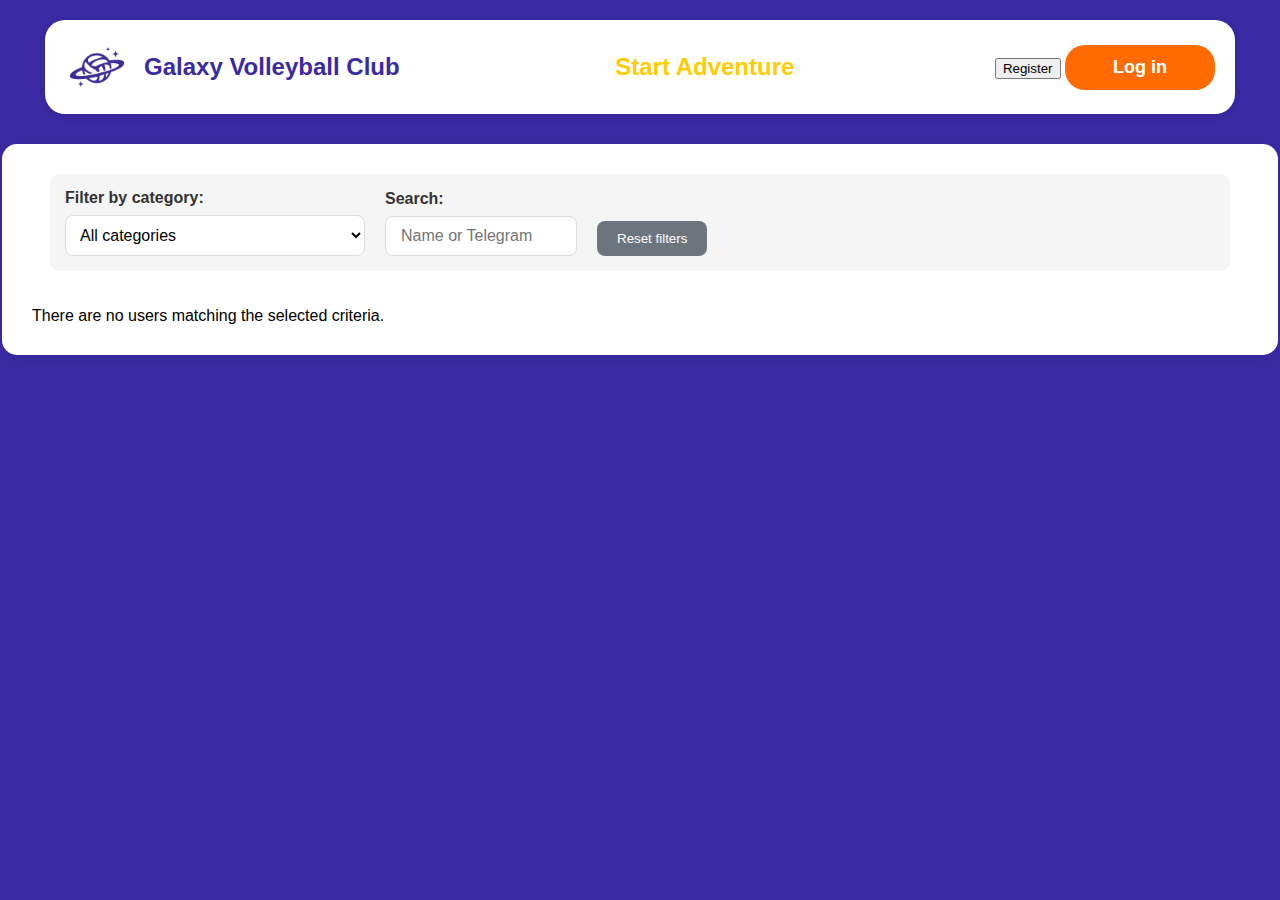
<file: index.html>
<!DOCTYPE html>
<html lang="en">

<head>
    <meta charset="UTF-8">
    <meta name="viewport" content="width=device-width, initial-scale=1.0">
    <link rel="stylesheet" href="./assets/css/style.css">
    <link rel="icon" href="./assets/images/icon.png" type="image/x-icon">
    <title>GVC</title>
</head>

<body>

    <header>
        <div class="logo-login">
            <img src="./assets/images/logo.JPG" alt="GVC logo" class="logo">
            <h2>Galaxy Volleyball Club</h2>
        </div>

        <a href="./events/events.html" style="text-decoration: none;">
            <h2 style="color: #ffcc00; padding-left: 15px;">Start Adventure</h2>
        </a>
        <div class="button-container">
            <button class="register-button" onclick="window.location.href='./register/register.html'">Register</button>
            <button type="button" class="login-button">Log In</button>
        </div>
    </header>

    <div class="content">
        <form id="user-form" class="user-form auth-only">
            <div class="form-group">
                <label for="name">Name <span class="required">*</span></label>
                <input type="text" id="name" required>
            </div>

            <div class="form-group">
                <label for="telegram">Telegram username <span class="required">*</span></label>
                <input type="text" id="telegram" placeholder="@username" required>
            </div>

            <div class="form-group">
                <label for="lessons">Num of sessions <span class="required">*</span></label>
                <input type="number" id="lessons" min="1" required>
            </div>

            <div class="form-group">
                <label for="purchase-date">Purchase date <span class="required">*</span></label>
                <input type="date" id="purchase-date" required>
            </div>

            <div class="form-group">
                <label for="category">Category <span class="required">*</span></label>
                <select id="category" required>
                    <option value="">Choose</option>
                    <option value="child_male">Chd.Boy</option>
                    <option value="child_female">Chd.Girl</option>
                    <option value="general">General gr.</option>
                    <option value="amateurs">Amateur</option>
                    <option value="advanced">Advanced</option>
                </select>
            </div>

            <button type="submit" class="add-button">Add</button>
        </form>

        <div class="filters-container">
            <div class="divider"></div>
            <div class="filters">
                <div class="filter-group">
                    <label for="category-filter">Filter by category:</label>
                    <select id="category-filter">
                        <option value="all">All categories</option>
                        <option value="child_male">Chd.Boy</option>
                        <option value="child_female">Chd.Girl</option>
                        <option value="general">General gr.</option>
                        <option value="amateurs">Amateur</option>
                        <option value="advanced">Advanced</option>
                    </select>
                </div>

                <div class="search-group">
                    <label for="search-input">Search:</label>
                    <input type="text" id="search-input" placeholder="Name or Telegram">
                </div>

                <button id="reset-filters" class="reset-btn">Reset filters</button>
            </div>
        </div>
        <br>
        <br>

        <ul class="added-users" id="users-list">
            <!-- here will be users -->
        </ul>
    </div>



    <!-- login module -->
    <div id="login-modal" class="modal">
        <div class="modal-content">
            <h2>Login</h2>
            <br>
            <div class="input-group">
                <label for="login-username">Username:</label>
                <input type="text" id="login-username" placeholder="Enter your username">
            </div>
            <div class="input-group">
                <label for="login-password">Password:</label>
                <input type="password" id="login-password" placeholder="Enter your password">
            </div>
            <button id="login-submit" class="login-submit-btn">Log In</button>
            <p id="login-error" class="error-message"></p>
        </div>
    </div>

    <script type="module" src="./assets/js/main.js"></script>
</body>

</html>
</file>
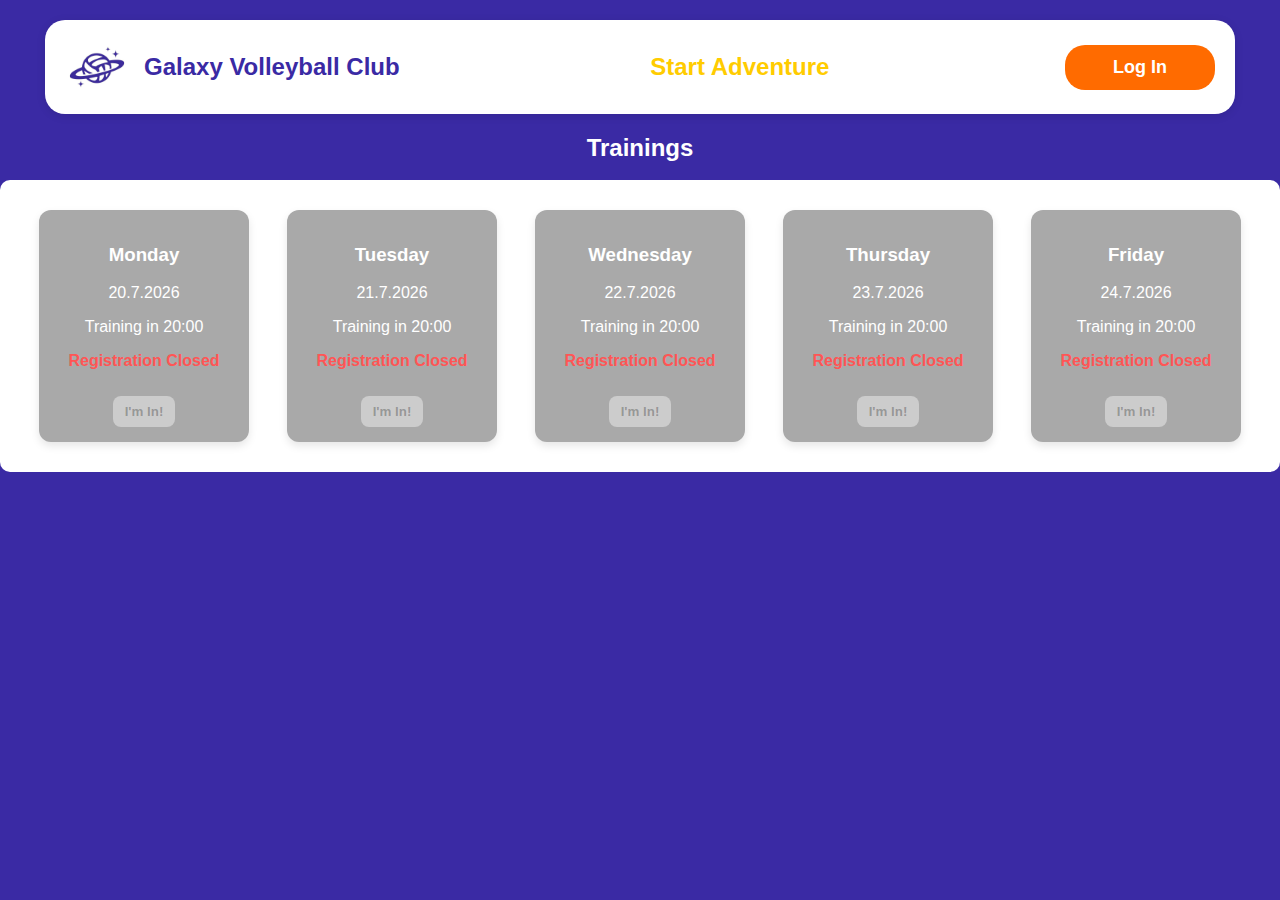
<file: events/events.html>
<!DOCTYPE html>
<html lang="en">

<head>
    <meta charset="UTF-8">
    <meta name="viewport" content="width=device-width, initial-scale=1.0">
    <link rel="icon" href="../assets/images/icon.png" type="image/x-icon">
    <link rel="stylesheet" href="../assets/css/style.css">
    <link rel="stylesheet" href="../assets/css/events.css">
    <title>Events</title>
</head>

<body>
    <header>
        <div class="logo-login">
            <img src="../assets/images/logo.JPG" alt="GVC logo" class="logo">
            <a href="../index.html" style="text-decoration: none;">
                <h2>Galaxy Volleyball Club</h2>
            </a>
        </div>

        <h2 style="color: #ffcc00; padding-left: 15px;">Start Adventure</h2>

        <button type="button" class="login-button">Log In</button>
    </header>



    <h2 style="text-align: center; color: white;">Trainings</h2>
    <br>
    <div class="training" id="training-container">
    </div>

    <script src="./events.js"></script>
</body>

</html>
</file>
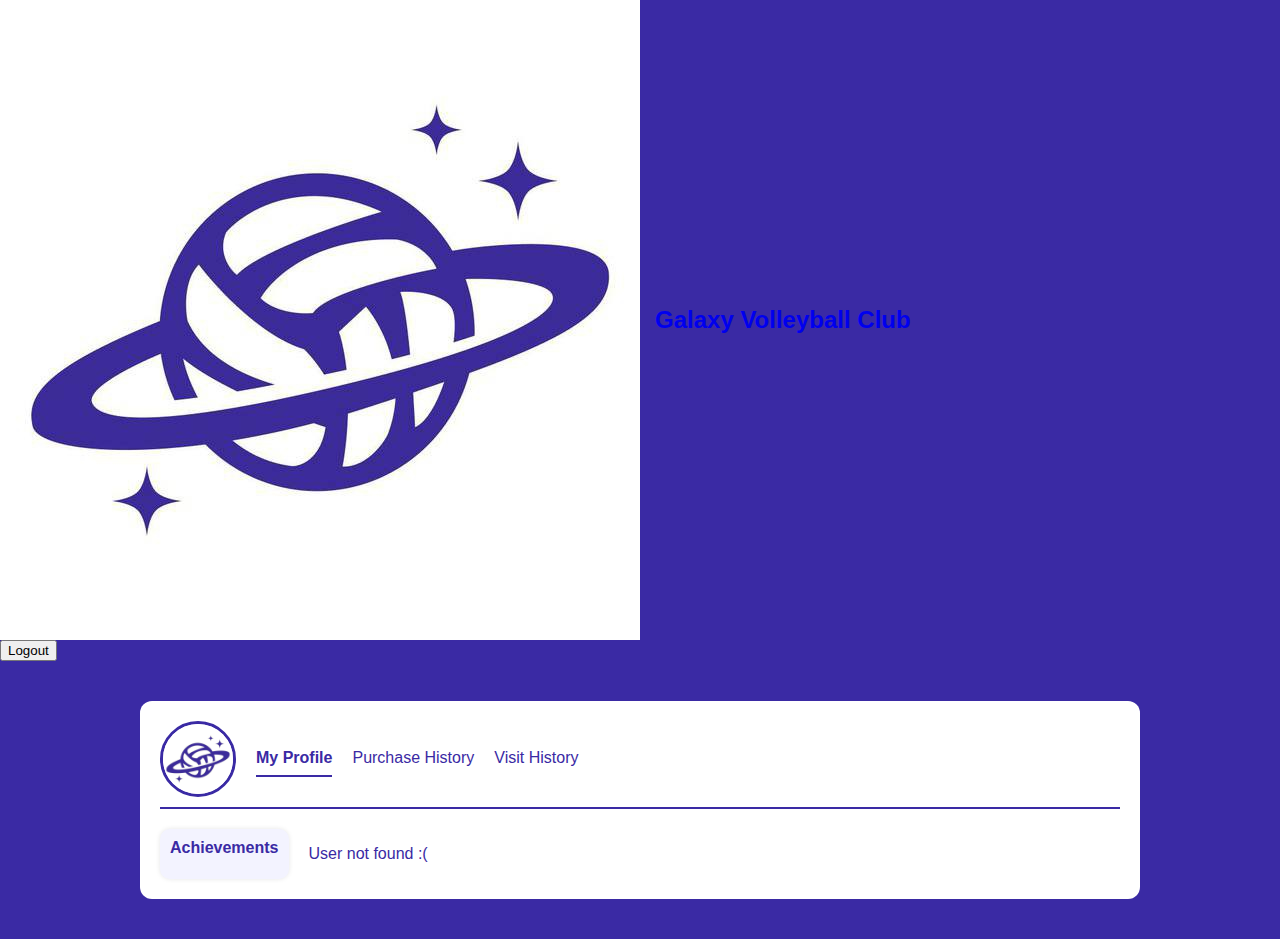
<file: profile/user_profile.html>
<!DOCTYPE html>
<html lang="ru">

<head>
    <meta charset="UTF-8">
    <title>Profile</title>
    <link rel="stylesheet" href="../assets/css/profile.css">
    <link rel="icon" href="../assets/images/icon.png" type="image/x-icon">
</head>

<body>
    <header>
        <div class="logo-login">
            <a href="../index.html" style="text-decoration: none; display: flex; align-items: center; gap: 15px;">
                <img src="../assets/images/logo.JPG" alt="GVC logo" class="logo">
                <h2>Galaxy Volleyball Club</h2>
            </a>
        </div>

        <div class="button-container">
            <button id="logout-btn" class="logout-button">Logout</button>
        </div>
    </header>

    <div class="page-wrapper">
        <div class="profile-box">
            <div class="top-bar">
                <img class="avatar" src="../assets/images/logo.JPG" alt="Avatar">
                <div class="nav-tabs">
                    <button class="tab-btn active" data-tab="profile">My Profile</button>
                    <button class="tab-btn" data-tab="purchases">Purchase History</button>
                    <button class="tab-btn" data-tab="attendance">Visit History</button>
                </div>
            </div>
            <div class="main-content">
                <div class="sidebar">Achievements</div>
                <div class="content">
                    <div id="profile" class="tab-content active">
                        <div class="profile-info">
                            <!-- here will be users data  -->
                        </div>
                    </div>
                    <div id="purchases" class="tab-content">Here will be Purchase History</div>
                    <div id="attendance" class="tab-content">Here will be Visit History</div>
                </div>
            </div>
        </div>
    </div>

    <script src="./tabs.js"></script>
    <script src="./profile.js"></script>

    <script>
        document.getElementById('logout-btn').addEventListener('click', () => {
            localStorage.removeItem('currentUser');
            window.location.href = '../index.html';
        });
    </script>
</body>

</html>
</file>
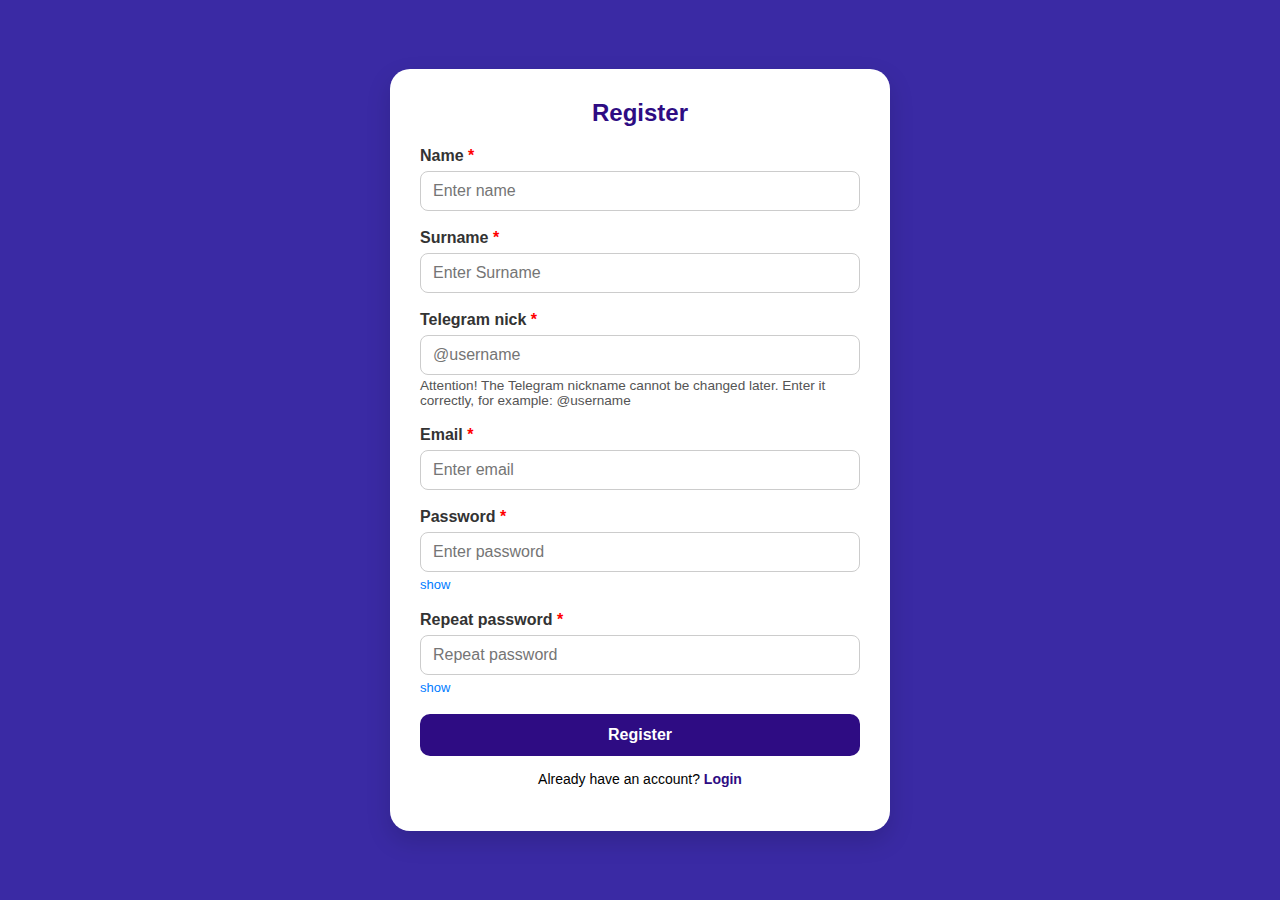
<file: register/register.html>
<!DOCTYPE html>
<html lang="en">

<head>
    <meta charset="UTF-8" />
    <meta name="viewport" content="width=device-width, initial-scale=1.0" />
    <title>Register — Galaxy Volleyball Club</title>
    <link rel="stylesheet" href="/assets/css/register.css">
</head>

<body>
    <div id="register-modal" class="modal show">
        <div class="modal-content">
            <div class="modal-header">
                <h2>Register</h2>
                <!-- <span class="close-modal">&times;</span> -->
            </div>
            <div class="modal-body">
                <div class="input-group">
                    <label for="reg-firstname">Name <span class="required">*</span></label>
                    <input type="text" id="reg-firstname" placeholder="Enter name" required>
                </div>
                <div class="input-group">
                    <label for="reg-lastname">Surname <span class="required">*</span></label>
                    <input type="text" id="reg-lastname" placeholder="Enter Surname" required>
                </div>
                <div class="input-group">
                    <label for="reg-telegram">Telegram nick <span class="required">*</span></label>
                    <input type="text" id="reg-telegram" placeholder="@username" required>
                    <p class="input-hint">Attention! The Telegram nickname cannot be changed later. Enter it correctly,
                        for example: @username</p>
                    <p id="telegram-error" class="error-message"></p>
                </div>
                <div class="input-group">
                    <label for="reg-email">Email <span class="required">*</span></label>
                    <input type="email" id="reg-email" placeholder="Enter email" required>
                </div>
                <div class="input-group">
                    <label for="reg-password">Password <span class="required">*</span></label>
                    <input type="password" id="reg-password" placeholder="Enter password" required>
                    <span class="toggle-password" onclick="togglePassword('reg-password')">show</span>
                </div>
                <div class="input-group">
                    <label for="reg-confirm-password">Repeat password <span class="required">*</span></label>
                    <input type="password" id="reg-confirm-password" placeholder="Repeat password" required>
                    <span class="toggle-password" onclick="togglePassword('reg-confirm-password')">show</span>
                </div>
                <button id="register-submit" class="login-submit-btn">Register</button>
                <p id="register-error" class="error-message"></p>
                <p class="auth-switch">Already have an account? <a href="../index.html" id="show-login">Login</a></p>
            </div>
        </div>
    </div>

    <script>
        function togglePassword(id) {
            const input = document.getElementById(id);
            if (input.type === "password") {
                input.type = "text";
            } else {
                input.type = "password";
            }
        }
    </script>
</body>

</html>
</file>
<file: assets/css/style.css>
body {
    margin: 0;
    padding: 0;
    box-sizing: border-box;
    background-color: #3a2aa4;
    font-family: Arial, sans-serif;
}


/* header */

header {
    max-width: 1150px;
    width: 100%;
    margin: 20px auto;
    padding: 15px 20px;
    display: flex;
    justify-content: space-between;
    align-items: center;
    background-color: white;
    box-shadow: 0 2px 10px rgba(0, 0, 0, 0.1);
    border-radius: 20px;
}

.logo-login {
    display: flex;
    align-items: center;
    gap: 15px;
}

.logo {
    width: 60px;
    height: 60px;
    object-fit: cover;
    border-radius: 50%;
    border: 2px solid white;
}

h2 {
    color: #3a2aa4;
    margin: 0;
    font-size: 1.5rem;
}

.login-button {
    width: 150px;
    height: 45px;
    padding: 8px 20px;
    background-color: #ff6b00;
    color: white;
    border: none;
    border-radius: 20px;
    cursor: pointer;
    font-weight: bold;
    transition: all 0.3s ease;
    font-size: 18px;
}

.login-button:hover {
    background-color: #ff8c00;
    transform: scale(1.05);
}


@media (max-width: 768px) {
    header {
        flex-direction: column;
        padding: 20px;
        gap: 20px;
    }
    
    .logo-login {
        flex-direction: column;
        text-align: center;
        gap: 10px;
    }
    
    .club-info {
        align-items: center;
    }
    
    .logo {
        width: 80px;
        height: 80px;
    }
}




/* Main content */

.content {
    max-width: 1500px;
    width: 95%;
    margin: 30px auto;
    background: white;
    padding: 30px;
    border-radius: 15px;
    box-shadow: 0 4px 20px rgba(0, 0, 0, 0.08);
}

.user-form {
    display: flex;
    gap: 20px;
    flex-wrap: wrap;
    align-items: flex-end;
    margin-bottom: 40px;
    padding-bottom: 30px;
    border-bottom: 1px solid #eee;
}

.form-group {
    flex: 1;
    min-width: 150px;
}

label {
    display: block;
    margin-bottom: 8px;
    font-weight: 600;
    color: #333;
}

.required {
    color: #ff6b00;
}

input, select {
    width: 100%;
    padding: 10px 15px;
    border: 1px solid #ddd;
    border-radius: 8px;
    font-size: 16px;
    transition: border 0.3s;
}

input:focus, select:focus {
    border-color: #3a2aa4;
    outline: none;
}

.add-button {
    background: #3a2aa4;
    color: white;
    border: none;
    padding: 12px 25px;
    border-radius: 8px;
    cursor: pointer;
    font-size: 16px;
    font-weight: 600;
    transition: all 0.3s;
    height: 42px;
}

.add-button:hover {
    background: #2a1a94;
    transform: translateY(-2px);
}

.added-users {
    list-style: none;
    padding: 0;
    margin: 0;
}

.user-item {
    display: flex;
    align-items: center;
    gap: 20px;
    padding: 15px 20px;
    margin-bottom: 15px;
    background: #f9f9f9;
    border-radius: 10px;
    transition: all 0.3s;
}

.user-item:hover {
    background: #f0f0f0;
    transform: translateX(5px);
}

.user-field {
    flex: 1;
    min-width: 150px;
}

.user-field strong {
    display: block;
    font-size: 12px;
    color: #666;
    margin-bottom: 5px;
}

.user-actions {
    display: flex;
    gap: 10px;
}

.edit-btn, .delete-btn {
    padding: 8px 15px;
    border: none;
    border-radius: 6px;
    cursor: pointer;
    font-weight: 600;
    transition: all 0.2s;
}

.edit-btn {
    background: #ffc107;
    color: #333;
}

.edit-btn:hover {
    background: #e0a800;
}

.delete-btn {
    background: #dc3545;
    color: white;
}

.delete-btn:hover {
    background: #c82333;
}



input{
    width: 160px;
}

/* Адаптивность */
@media (max-width: 1200px) {
    .user-form {
        flex-direction: column;
        align-items: stretch;
    }
    
    .user-item {
        flex-wrap: wrap;
    }
}



/* Стили для фильтров */
.filters {
    display: flex;
    gap: 20px;
    align-items: flex-end;
    margin-bottom: 20px;
    padding: 15px;
    background: #f5f5f5;
    border-radius: 10px;
    max-width: 1150px;
    margin: auto;
}

.filter-group {
    flex: 1;
    max-width: 300px;
}

.filter-group label {
    margin-bottom: 8px;
    display: block;
    font-weight: 600;
}

#category-filter {
    width: 100%;
    padding: 10px;
    border: 1px solid #ddd;
    border-radius: 8px;
    background: white;
}

.reset-btn {
    padding: 10px 20px;
    background: #6c757d;
    color: white;
    border: none;
    border-radius: 8px;
    cursor: pointer;
    transition: all 0.3s;
}

.reset-btn:hover {
    background: #5a6268;
}

/* Адаптивность фильтров */
@media (max-width: 768px) {
    .filters {
        flex-direction: column;
        align-items: stretch;
    }
    
    .filter-group {
        max-width: 100%;
    }
}






/* Стили для модального окна */
.modal {
    display: none;
    position: fixed;
    z-index: 1000;
    left: 0;
    top: 0;
    width: 100%;
    height: 100%;
    background-color: rgba(0, 0, 0, 0.7);
}

.modal-content {
    background-color: white;
    margin: 10% auto;
    padding: 30px;
    border-radius: 10px;
    width: 100%;
    max-width: 400px;
    box-shadow: 0 4px 20px rgba(0, 0, 0, 0.2);
    position: relative;
}

.input-group {
    margin-bottom: 20px;
}

.input-group label {
    display: block;
    margin-bottom: 8px;
    font-weight: 600;
}

.input-group input {
    width: 100%;
    padding: 10px;
    border: 1px solid #ddd;
    border-radius: 5px;
}

.login-submit-btn {
    width: 100%;
    padding: 12px;
    background-color: #3a2aa4;
    color: white;
    border: none;
    border-radius: 5px;
    cursor: pointer;
    font-size: 16px;
    transition: background-color 0.3s;
}

.login-submit-btn:hover {
    background-color: #2a1a94;
}

.error-message {
    color: #dc3545;
    margin-top: 15px;
    text-align: center;
}

/* Стиль для заблокированного интерфейса */
body.locked {
    position: relative;
}

.auth-only {
    display: none;
}

body.authenticated .auth-only {
    display: flex; /* или block, в зависимости от вашего layout */
}












/* Глобальный контейнер */
.container {
    width: 100%;
    max-width: 1200px;
    padding: 0 20px;
    margin: auto;
}

/* Общие улучшения мобильной версии */
@media (max-width: 576px) {
    header {
        padding: 10px 15px;
    }

    h2 {
        font-size: 1.2rem;
    }

    .login-button {
        width: 100%;
        font-size: 16px;
        height: 40px;
    }

    .user-form {
        flex-direction: column;
        gap: 15px;
        padding-bottom: 20px;
    }

    input, select {
        font-size: 15px;
        padding: 10px;
    }

    .form-group, .filter-group {
        width: 100%;
    }

    .user-item {
        flex-direction: column;
        align-items: flex-start;
        padding: 10px;
        gap: 10px;
    }

    .user-actions {
        width: 100%;
        justify-content: space-between;
    }

    .edit-btn, .delete-btn {
        flex: 1;
        font-size: 14px;
        padding: 10px;
    }

    .filters {
        padding: 10px;
        gap: 10px;
    }

    .modal-content {
        width: 90%;
        padding: 20px;
        margin: 20% auto;
    }

    .login-submit-btn {
        font-size: 15px;
        padding: 10px;
    }
}








.modal {
    position: fixed;
    top: 0;
    left: 0;
    width: 100vw;
    height: 100vh;
    background: rgba(0, 0, 0, 0.5); /* Затемнение */
    display: none;
    justify-content: center;
    align-items: center;
    z-index: 999;
}




.user-item {
    cursor: pointer;
    transition: background-color 0.2s;
}

.user-item:hover {
    background-color: #f5f5f5;
}

.user-actions {
    pointer-events: auto; /* Чтобы клики по кнопкам не триггерили переход на профиль */
}

.user-actions button {
    pointer-events: auto;
    margin-left: 5px;
}
</file>
<file: assets/css/events.css>
body{
    font-family: Arial, sans-serif;
}

.training {
    display: flex;
    justify-content: space-around;
    flex-wrap: wrap;
    background-color: white;
    padding: 20px;
    border-radius: 10px;
}

.day-box {
    width: 180px;
    background-color: #3a2aa4;
    color: white;
    padding: 15px;
    margin: 10px;
    border-radius: 12px;
    box-shadow: 0 4px 8px rgba(0,0,0,0.1);
    text-align: center;
    font-family: Arial, sans-serif;
}

.past-day {
    background-color: #a9a9a9 !important;
}

.closed {
    color: #ff5555;
    font-weight: bold;
}

.register-button {
    margin-top: 10px;
    padding: 8px 12px;
    background-color: #ffcc00;
    border: none;
    border-radius: 8px;
    font-weight: bold;
    cursor: pointer;
}

.register-button:disabled {
    background-color: #ccc;
    cursor: not-allowed;
}
</file>
<file: assets/css/profile.css>
body, html {
  margin: 0;
  padding: 0;
  font-family: sans-serif;
  background-color: #3a2aa4;
}

.page-wrapper {
  display: flex;
  justify-content: center;
  padding: 40px 0;
}

.profile-box {
  background-color: white;
  width: 90%;
  max-width: 1000px;
  border-radius: 12px;
  padding: 20px;
  box-sizing: border-box;
}

/* ВЕРХНЯЯ ПАНЕЛЬ */
.top-bar {
  display: flex;
  align-items: center;
  border-bottom: 2px solid #3a2aa4;
  padding-bottom: 10px;
  margin-bottom: 20px;
}

.avatar {
  width: 70px;
  height: 70px;
  border: 3px solid #3a2aa4;
  border-radius: 50%;
  margin-right: 20px;
}

.nav-tabs {
  display: flex;
  gap: 20px;
}

.tab-btn {
  background: none;
  border: none;
  font-size: 16px;
  color: #3a2aa4;
  cursor: pointer;
  border-bottom: 2px solid transparent;
  padding: 8px 0;
}

.tab-btn.active {
  border-color: #3a2aa4;
  font-weight: bold;
}

/* ОСНОВНОЙ КОНТЕНТ */
.main-content {
  display: flex;
  gap: 20px;
}

.sidebar {
  width: auto;
  background-color: #f3f3ff;
  color: #3a2aa4;
  font-weight: bold;
  padding: 10px;
  border-radius: 10px;
  box-shadow: 0 0 5px rgba(0,0,0,0.1);
  box-sizing: border-box;
}

.content {
  flex: 1;
}

.tab-content {
  display: none;
  color: #3a2aa4;
}

.tab-content.active {
  display: block;
}

/* КНОПКИ */
.button-row {
  margin-left: 120px;
  margin-top: 30px;
  display: none; /* скрыто по умолчанию */
  justify-content: space-around;
  max-width: calc(100% - 120px);
}

.tab-content#profile.active + .button-row {
  display: flex;
}

.btn {
  border: none;
  padding: 12px 20px;
  font-size: 16px;
  border-radius: 8px;
  color: white;
  cursor: pointer;
  min-width: 150px;
}

.btn.orange {
  background-color: #ff6b00;
}

.btn.blue {
  background-color: #3a2aa4;
}

.btn.red {
  background-color: red;
}

/* МОДАЛКА С ВАУЧЕРАМИ */
.voucher-modal {
  position: fixed;
  top: 0;
  left: 0;
  width: 100%;
  height: 100%;
  background: rgba(34, 22, 102, 0.8);
  display: flex;
  justify-content: center;
  align-items: center;
  z-index: 999;
}

.voucher-modal.hidden {
  display: none;
}

.voucher-content {
  background: #fff;
  border-radius: 16px;
  padding: 30px;
  width: 90%;
  max-width: 800px;
  position: relative;
  box-shadow: 0 0 25px rgba(0, 0, 0, 0.3);
}

.voucher-content h2 {
  text-align: center;
  margin-bottom: 20px;
  color: #3a2aa4;
}

.voucher-list {
  padding-top: 12px;
  display: flex;
  justify-content: space-between;
  gap: 20px;
  flex-wrap: nowrap;
  overflow-x: auto;
  padding-bottom: 20px;
}

.voucher-card {
  width: 210px;
  flex: 0 0 auto;
  background: linear-gradient(135deg, #3a2aa4, #6c4aff);
  color: white;
  border-radius: 16px;
  padding: 25px 20px;
  display: flex;
  flex-direction: column;
  justify-content: space-between;
  box-shadow: 0 8px 16px rgba(0,0,0,0.3);
  transition: transform 0.3s ease;
  height: 300px;
  text-align: left;
}

.voucher-card:hover {
  transform: translateY(-3px);
}

.voucher-card h3 {
  font-size: 1.2em;
  margin-bottom: 10px;
  color: #fff;
}

.voucher-card p {
  font-size: 0.95em;
  flex-grow: 1;
  color: #e0e0ff;
}

.price {
  font-size: 1.4em;
  font-weight: bold;
  color: #ffb300;
  margin-top: 15px;
}

.discount {
  margin-top: 5px;
  font-size: 0.95em;
  background: #ff6b00;
  color: white;
  padding: 5px 10px;
  border-radius: 10px;
  align-self: start;
}

.close-button {
  position: absolute;
  right: 20px;
  top: 15px;
  font-size: 28px;
  cursor: pointer;
  color: #3a2aa4;
  font-weight: bold;
}



/* profile */

.profile-form {
  display: flex;
  flex-direction: column;
  gap: 15px;
  max-width: 400px;
  color: #3a2aa4;
}

.profile-form label {
  display: flex;
  flex-direction: column;
  font-weight: bold;
}

.profile-form input {
  margin-top: 5px;
  padding: 8px;
  border: 1.5px solid #3a2aa4;
  border-radius: 6px;
  font-size: 14px;
}

.profile-form input[readonly] {
  background-color: #f0f0f0;
  cursor: not-allowed;
}

.form-buttons {
  display: flex;
  gap: 10px;
  margin-top: 10px;
  justify-content: flex-start;
}

#togglePassword {
  margin-top: 5px;
  background-color: #3a2aa4;
  color: white;
  border: none;
  padding: 5px 10px;
  border-radius: 6px;
  cursor: pointer;
  font-size: 14px;
  align-self: flex-start;
}
</file>
<file: assets/css/register.css>
body {
    margin: 0;
    padding: 0;
    font-family: 'Segoe UI', Tahoma, Geneva, Verdana, sans-serif;
    background: #3a2aa4;
    display: flex;
    justify-content: center;
    align-items: center;
    min-height: 100vh;

}


.modal {
    display: none;
    position: relative;
    z-index: 1;
    width: 100%;
    max-width: 500px;
    margin: 40px auto;
    padding: 0 20px;
}

.modal.show {
    display: block;
}


.modal-content {
    background-color: #fff;
    padding: 30px;
    border-radius: 20px;
    box-shadow: 0 10px 25px rgba(0, 0, 0, 0.15);
}


.modal-header h2 {
    margin: 0 0 20px 0;
    text-align: center;
    color: #2e0c83;
}

.input-group {
    margin-bottom: 20px;
}

.input-group label {
    display: block;
    font-weight: 600;
    margin-bottom: 6px;
    color: #333;
}

.input-group input {
    width: 100%;
    padding: 10px 12px;
    font-size: 16px;
    border: 1px solid #ccc;
    border-radius: 8px;
    box-sizing: border-box;
    transition: border-color 0.3s;
}

.input-group input:focus {
    border-color: #2e0c83;
    outline: none;
}

.required {
    color: red;
}

.input-hint {
    font-size: 12px;
    color: #666;
    margin-top: 4px;
}

.error-message {
    color: red;
    font-size: 13px;
    margin-top: 4px;
}

.login-submit-btn {
    width: 100%;
    padding: 12px;
    background-color: #2e0c83;
    color: white;
    font-size: 16px;
    font-weight: bold;
    border: none;
    border-radius: 10px;
    cursor: pointer;
    transition: background-color 0.3s ease;
}

.login-submit-btn:hover {
    background-color: #4326a8;
}

.auth-switch {
    text-align: center;
    margin-top: 15px;
    font-size: 14px;
}

.auth-switch a {
    color: #2e0c83;
    text-decoration: none;
    font-weight: bold;
}

.auth-switch a:hover {
    text-decoration: underline;
}

.toggle-password {
    display: inline-block;
    margin-top: 5px;
    font-size: 13px;
    color: #007bff;
    cursor: pointer;
    user-select: none;
}

.toggle-password:hover {
    text-decoration: underline;
}

.input-group select {
    width: 100%;
    padding: 10px 12px;
    font-size: 16px;
    border: 1.5px solid #ccc;
    border-radius: 5px;
    background-color: #fff;
    transition: border-color 0.3s ease;
    box-sizing: border-box;
}

.input-group select:focus {
    outline: none;
    border-color: #007bff;
    box-shadow: 0 0 5px rgba(0, 123, 255, 0.5);
}

.input-group label {
    display: block;
    margin-bottom: 6px;
    font-weight: 600;
    color: #333;
}

.input-group {
    margin-bottom: 18px;
}

.error-message {
    color: #d93025;
    font-size: 0.9rem;
    margin-top: 4px;
}

.input-hint {
    font-size: 0.85rem;
    color: #555;
    margin-top: 3px;
}
</file>
